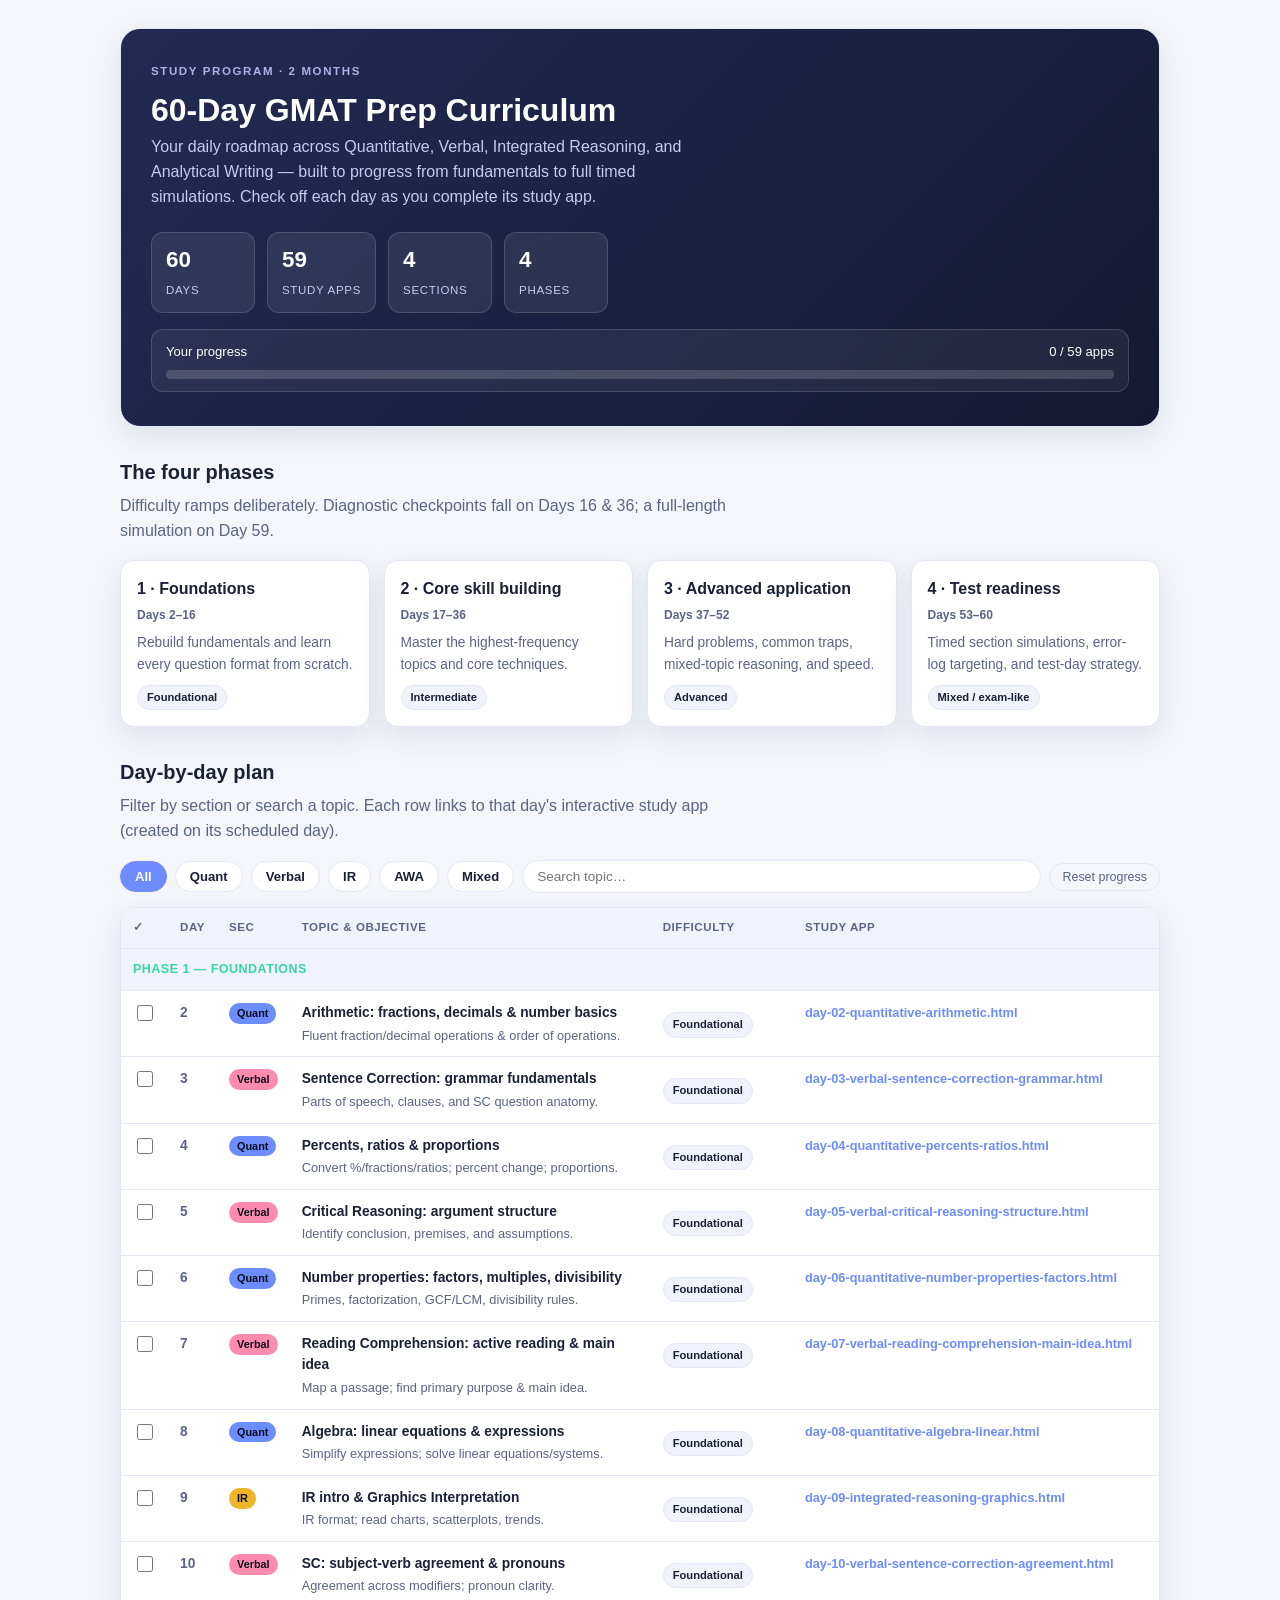
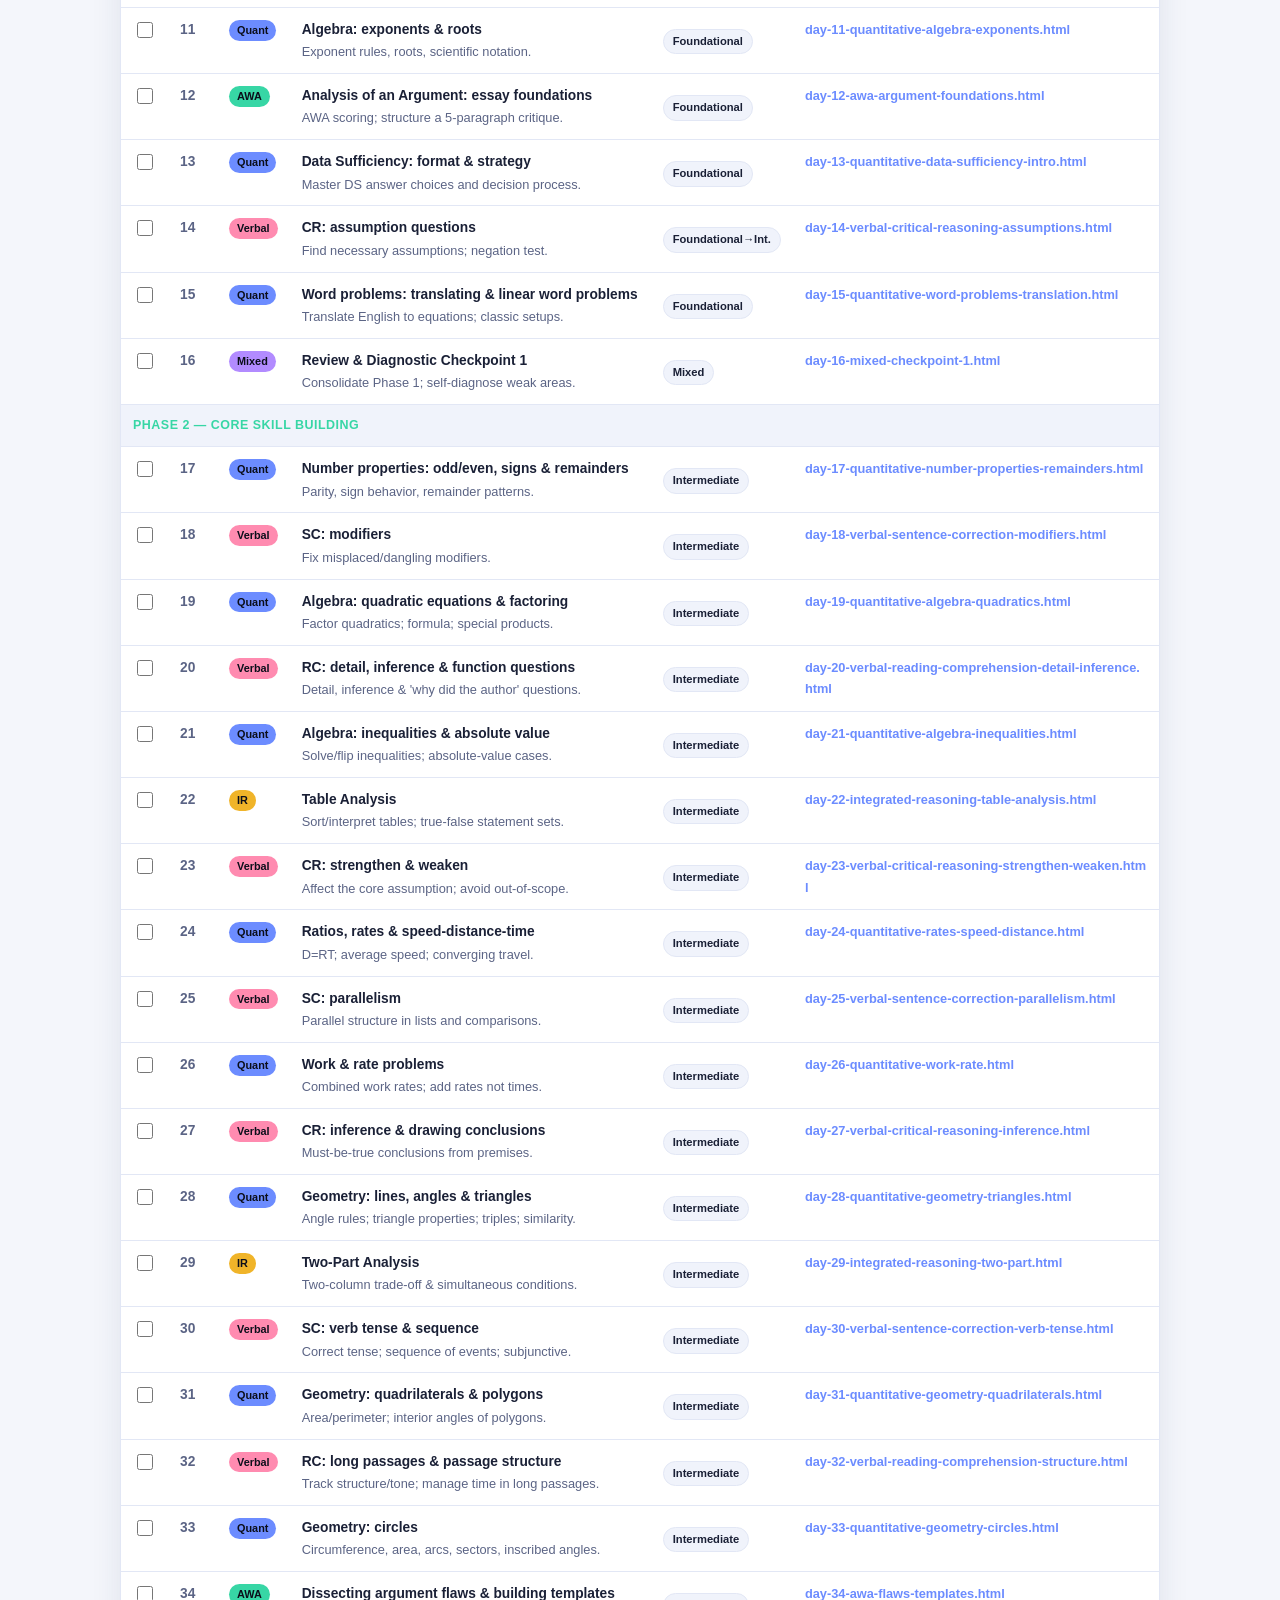
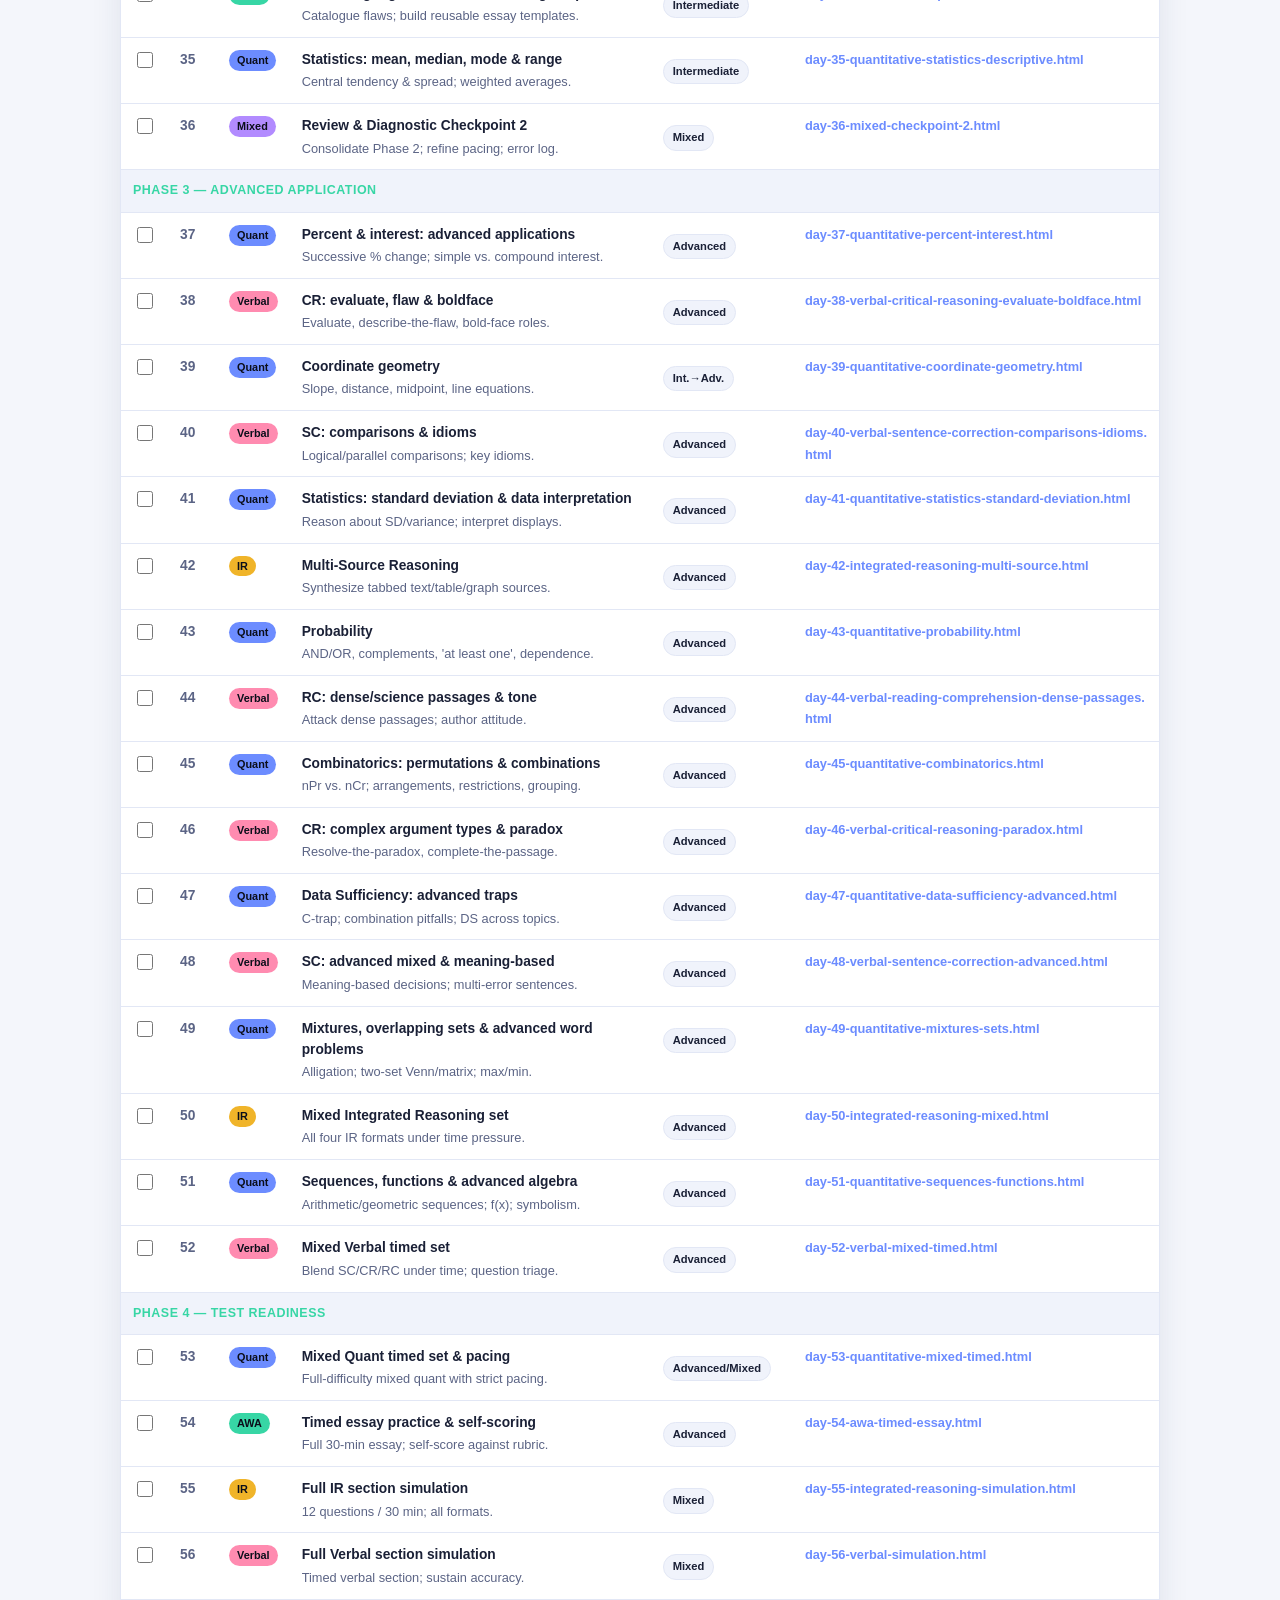
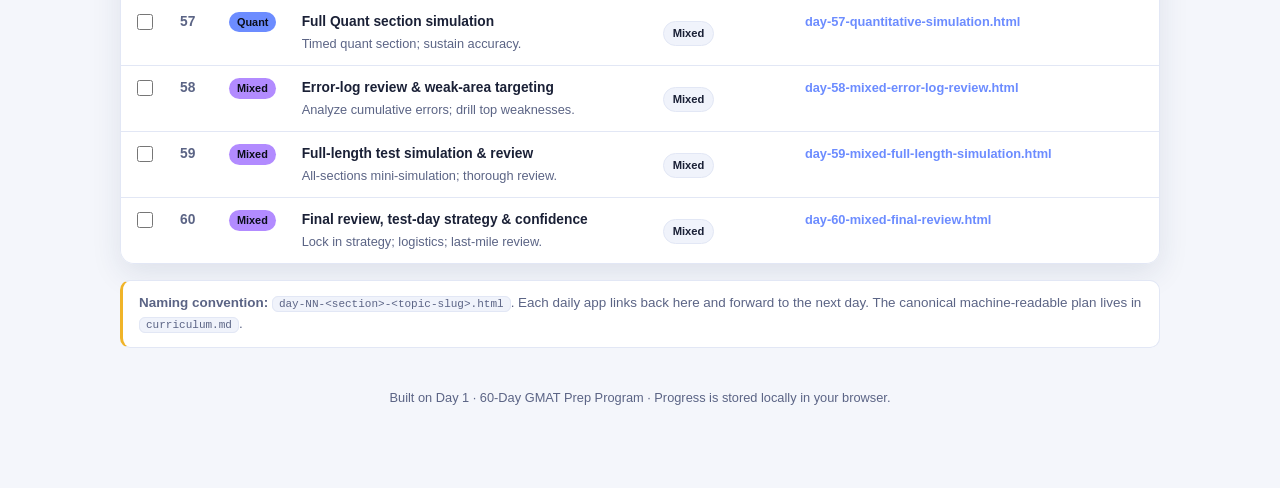
<file: curriculum.html>
<!DOCTYPE html>
<html lang="en">
<head>
<meta charset="UTF-8">
<meta name="viewport" content="width=device-width, initial-scale=1.0">
<title>60-Day GMAT Prep Curriculum</title>
<style>
  :root{
    --bg:#0f1220; --panel:#171b2e; --panel2:#1e2440; --ink:#e7eaf6; --muted:#9aa3c7;
    --line:#2a3154; --accent:#6c8cff; --accent2:#37d6a5;
    --q:#6c8cff; --v:#ff8bb0; --ir:#f0b429; --awa:#37d6a5; --mixed:#b28bff;
    --shadow:0 10px 30px rgba(0,0,0,.35);
  }
  @media (prefers-color-scheme: light){
    :root{
      --bg:#f4f6fb; --panel:#ffffff; --panel2:#f0f3fb; --ink:#1a2036; --muted:#5b6485;
      --line:#e2e7f5; --shadow:0 10px 30px rgba(30,45,90,.10);
    }
  }
  *{box-sizing:border-box}
  body{margin:0;background:var(--bg);color:var(--ink);
    font-family:-apple-system,BlinkMacSystemFont,"Segoe UI",Roboto,Helvetica,Arial,sans-serif;
    line-height:1.55;-webkit-font-smoothing:antialiased}
  .wrap{max-width:1080px;margin:0 auto;padding:28px 20px 80px}
  header.hero{background:linear-gradient(135deg,#232a52,#151933);
    border:1px solid var(--line);border-radius:20px;padding:34px 30px;box-shadow:var(--shadow);color:#fff}
  .kicker{letter-spacing:.14em;text-transform:uppercase;font-size:.72rem;color:#aab4e6;font-weight:700}
  h1{margin:.35em 0 .2em;font-size:2rem;line-height:1.15}
  .sub{color:#c3cbef;max-width:64ch;margin:0}
  .stats{display:flex;flex-wrap:wrap;gap:12px;margin-top:22px}
  .stat{background:rgba(255,255,255,.08);border:1px solid rgba(255,255,255,.14);
    border-radius:12px;padding:10px 14px;min-width:104px}
  .stat b{display:block;font-size:1.4rem}
  .stat span{font-size:.72rem;color:#c3cbef;text-transform:uppercase;letter-spacing:.06em}
  .progress-card{margin-top:16px;background:rgba(255,255,255,.06);border:1px solid rgba(255,255,255,.14);
    border-radius:12px;padding:12px 14px}
  .bar{height:9px;background:rgba(255,255,255,.16);border-radius:99px;overflow:hidden;margin-top:8px}
  .bar>i{display:block;height:100%;width:0;background:linear-gradient(90deg,var(--accent),var(--accent2));
    border-radius:99px;transition:width .4s ease}
  section{margin-top:30px}
  h2{font-size:1.25rem;margin:0 0 6px}
  .lead{color:var(--muted);margin:0 0 16px;max-width:72ch}
  .phases{display:grid;grid-template-columns:repeat(auto-fit,minmax(210px,1fr));gap:14px}
  .phase{background:var(--panel);border:1px solid var(--line);border-radius:14px;padding:16px;box-shadow:var(--shadow)}
  .phase h3{margin:0 0 4px;font-size:1rem}
  .phase .days{font-size:.75rem;color:var(--muted);font-weight:600}
  .phase p{margin:8px 0 0;font-size:.86rem;color:var(--muted)}
  .diff{display:inline-block;margin-top:10px;font-size:.7rem;font-weight:700;padding:3px 9px;border-radius:99px;
    background:var(--panel2);border:1px solid var(--line)}
  .toolbar{display:flex;flex-wrap:wrap;gap:8px;align-items:center;margin:6px 0 14px}
  .filter{background:var(--panel);border:1px solid var(--line);color:var(--ink);
    border-radius:99px;padding:7px 14px;font-size:.82rem;font-weight:600;cursor:pointer}
  .filter[aria-pressed="true"]{border-color:var(--accent);color:#fff;background:var(--accent)}
  @media (prefers-color-scheme:light){.filter[aria-pressed="true"]{color:#fff}}
  .search{flex:1;min-width:180px;background:var(--panel);border:1px solid var(--line);color:var(--ink);
    border-radius:99px;padding:8px 14px;font-size:.85rem}
  .table-scroll{overflow-x:auto;border:1px solid var(--line);border-radius:14px;box-shadow:var(--shadow)}
  table{border-collapse:collapse;width:100%;min-width:760px;background:var(--panel);font-size:.86rem}
  th,td{text-align:left;padding:11px 12px;border-bottom:1px solid var(--line);vertical-align:top}
  th{position:sticky;top:0;background:var(--panel2);font-size:.72rem;text-transform:uppercase;
    letter-spacing:.05em;color:var(--muted);z-index:1}
  tr:last-child td{border-bottom:none}
  tr.done td{opacity:.5}
  .daynum{font-weight:800;color:var(--muted)}
  .tag{display:inline-block;font-size:.68rem;font-weight:800;padding:2px 8px;border-radius:99px;color:#0b0e1a}
  .tag.Q{background:var(--q)}.tag.V{background:var(--v)}.tag.IR{background:var(--ir)}
  .tag.AWA{background:var(--awa)}.tag.Mixed{background:var(--mixed)}.tag.Plan{background:var(--muted)}
  .topic{font-weight:600}
  .obj{color:var(--muted);font-size:.8rem;margin-top:2px}
  td a.file{color:var(--accent);text-decoration:none;font-weight:600;font-size:.8rem;word-break:break-all}
  td a.file:hover{text-decoration:underline}
  .chk{width:16px;height:16px;accent-color:var(--accent2);cursor:pointer}
  .phase-row td{background:var(--panel2);font-weight:800;font-size:.78rem;letter-spacing:.04em;
    text-transform:uppercase;color:var(--accent2)}
  footer{margin-top:40px;color:var(--muted);font-size:.8rem;text-align:center}
  .note{background:var(--panel);border:1px solid var(--line);border-left:3px solid var(--ir);
    border-radius:10px;padding:12px 16px;font-size:.84rem;color:var(--muted);margin-top:16px}
  code{background:var(--panel2);border:1px solid var(--line);border-radius:6px;padding:1px 6px;font-size:.82em}
  .reset{background:transparent;border:1px solid var(--line);color:var(--muted);border-radius:99px;
    padding:6px 12px;font-size:.78rem;cursor:pointer}
</style>
</head>
<body>
<div class="wrap">
  <header class="hero">
    <div class="kicker">Study Program · 2 Months</div>
    <h1>60-Day GMAT Prep Curriculum</h1>
    <p class="sub">Your daily roadmap across Quantitative, Verbal, Integrated Reasoning, and Analytical Writing —
      built to progress from fundamentals to full timed simulations. Check off each day as you complete its study app.</p>
    <div class="stats">
      <div class="stat"><b>60</b><span>Days</span></div>
      <div class="stat"><b>59</b><span>Study apps</span></div>
      <div class="stat"><b>4</b><span>Sections</span></div>
      <div class="stat"><b>4</b><span>Phases</span></div>
    </div>
    <div class="progress-card">
      <div style="display:flex;justify-content:space-between;font-size:.82rem">
        <span>Your progress</span><span id="progText">0 / 59 apps</span>
      </div>
      <div class="bar"><i id="progBar"></i></div>
    </div>
  </header>

  <section>
    <h2>The four phases</h2>
    <p class="lead">Difficulty ramps deliberately. Diagnostic checkpoints fall on Days 16 &amp; 36; a full-length simulation on Day 59.</p>
    <div class="phases">
      <div class="phase">
        <h3>1 · Foundations</h3><div class="days">Days 2–16</div>
        <p>Rebuild fundamentals and learn every question format from scratch.</p>
        <span class="diff">Foundational</span>
      </div>
      <div class="phase">
        <h3>2 · Core skill building</h3><div class="days">Days 17–36</div>
        <p>Master the highest-frequency topics and core techniques.</p>
        <span class="diff">Intermediate</span>
      </div>
      <div class="phase">
        <h3>3 · Advanced application</h3><div class="days">Days 37–52</div>
        <p>Hard problems, common traps, mixed-topic reasoning, and speed.</p>
        <span class="diff">Advanced</span>
      </div>
      <div class="phase">
        <h3>4 · Test readiness</h3><div class="days">Days 53–60</div>
        <p>Timed section simulations, error-log targeting, and test-day strategy.</p>
        <span class="diff">Mixed / exam-like</span>
      </div>
    </div>
  </section>

  <section>
    <h2>Day-by-day plan</h2>
    <p class="lead">Filter by section or search a topic. Each row links to that day's interactive study app (created on its scheduled day).</p>
    <div class="toolbar">
      <button class="filter" data-f="all" aria-pressed="true">All</button>
      <button class="filter" data-f="Q" aria-pressed="false">Quant</button>
      <button class="filter" data-f="V" aria-pressed="false">Verbal</button>
      <button class="filter" data-f="IR" aria-pressed="false">IR</button>
      <button class="filter" data-f="AWA" aria-pressed="false">AWA</button>
      <button class="filter" data-f="Mixed" aria-pressed="false">Mixed</button>
      <input class="search" id="search" type="search" placeholder="Search topic…">
      <button class="reset" id="resetProg">Reset progress</button>
    </div>
    <div class="table-scroll">
      <table>
        <thead>
          <tr><th>✓</th><th>Day</th><th>Sec</th><th>Topic &amp; objective</th><th>Difficulty</th><th>Study app</th></tr>
        </thead>
        <tbody id="tbody"></tbody>
      </table>
    </div>
    <div class="note">
      <b>Naming convention:</b> <code>day-NN-&lt;section&gt;-&lt;topic-slug&gt;.html</code>.
      Each daily app links back here and forward to the next day. The canonical machine-readable plan lives in
      <code>curriculum.md</code>.
    </div>
  </section>

  <footer>
    Built on Day 1 · 60-Day GMAT Prep Program · Progress is stored locally in your browser.
  </footer>
</div>

<script>
const PLAN = [
  {p:"1 — Foundations"},
  {d:2,s:"Q",t:"Arithmetic: fractions, decimals & number basics",o:"Fluent fraction/decimal operations & order of operations.",diff:"Foundational",f:"day-02-quantitative-arithmetic.html"},
  {d:3,s:"V",t:"Sentence Correction: grammar fundamentals",o:"Parts of speech, clauses, and SC question anatomy.",diff:"Foundational",f:"day-03-verbal-sentence-correction-grammar.html"},
  {d:4,s:"Q",t:"Percents, ratios & proportions",o:"Convert %/fractions/ratios; percent change; proportions.",diff:"Foundational",f:"day-04-quantitative-percents-ratios.html"},
  {d:5,s:"V",t:"Critical Reasoning: argument structure",o:"Identify conclusion, premises, and assumptions.",diff:"Foundational",f:"day-05-verbal-critical-reasoning-structure.html"},
  {d:6,s:"Q",t:"Number properties: factors, multiples, divisibility",o:"Primes, factorization, GCF/LCM, divisibility rules.",diff:"Foundational",f:"day-06-quantitative-number-properties-factors.html"},
  {d:7,s:"V",t:"Reading Comprehension: active reading & main idea",o:"Map a passage; find primary purpose & main idea.",diff:"Foundational",f:"day-07-verbal-reading-comprehension-main-idea.html"},
  {d:8,s:"Q",t:"Algebra: linear equations & expressions",o:"Simplify expressions; solve linear equations/systems.",diff:"Foundational",f:"day-08-quantitative-algebra-linear.html"},
  {d:9,s:"IR",t:"IR intro & Graphics Interpretation",o:"IR format; read charts, scatterplots, trends.",diff:"Foundational",f:"day-09-integrated-reasoning-graphics.html"},
  {d:10,s:"V",t:"SC: subject-verb agreement & pronouns",o:"Agreement across modifiers; pronoun clarity.",diff:"Foundational",f:"day-10-verbal-sentence-correction-agreement.html"},
  {d:11,s:"Q",t:"Algebra: exponents & roots",o:"Exponent rules, roots, scientific notation.",diff:"Foundational",f:"day-11-quantitative-algebra-exponents.html"},
  {d:12,s:"AWA",t:"Analysis of an Argument: essay foundations",o:"AWA scoring; structure a 5-paragraph critique.",diff:"Foundational",f:"day-12-awa-argument-foundations.html"},
  {d:13,s:"Q",t:"Data Sufficiency: format & strategy",o:"Master DS answer choices and decision process.",diff:"Foundational",f:"day-13-quantitative-data-sufficiency-intro.html"},
  {d:14,s:"V",t:"CR: assumption questions",o:"Find necessary assumptions; negation test.",diff:"Foundational→Int.",f:"day-14-verbal-critical-reasoning-assumptions.html"},
  {d:15,s:"Q",t:"Word problems: translating & linear word problems",o:"Translate English to equations; classic setups.",diff:"Foundational",f:"day-15-quantitative-word-problems-translation.html"},
  {d:16,s:"Mixed",t:"Review & Diagnostic Checkpoint 1",o:"Consolidate Phase 1; self-diagnose weak areas.",diff:"Mixed",f:"day-16-mixed-checkpoint-1.html"},
  {p:"2 — Core skill building"},
  {d:17,s:"Q",t:"Number properties: odd/even, signs & remainders",o:"Parity, sign behavior, remainder patterns.",diff:"Intermediate",f:"day-17-quantitative-number-properties-remainders.html"},
  {d:18,s:"V",t:"SC: modifiers",o:"Fix misplaced/dangling modifiers.",diff:"Intermediate",f:"day-18-verbal-sentence-correction-modifiers.html"},
  {d:19,s:"Q",t:"Algebra: quadratic equations & factoring",o:"Factor quadratics; formula; special products.",diff:"Intermediate",f:"day-19-quantitative-algebra-quadratics.html"},
  {d:20,s:"V",t:"RC: detail, inference & function questions",o:"Detail, inference & 'why did the author' questions.",diff:"Intermediate",f:"day-20-verbal-reading-comprehension-detail-inference.html"},
  {d:21,s:"Q",t:"Algebra: inequalities & absolute value",o:"Solve/flip inequalities; absolute-value cases.",diff:"Intermediate",f:"day-21-quantitative-algebra-inequalities.html"},
  {d:22,s:"IR",t:"Table Analysis",o:"Sort/interpret tables; true-false statement sets.",diff:"Intermediate",f:"day-22-integrated-reasoning-table-analysis.html"},
  {d:23,s:"V",t:"CR: strengthen & weaken",o:"Affect the core assumption; avoid out-of-scope.",diff:"Intermediate",f:"day-23-verbal-critical-reasoning-strengthen-weaken.html"},
  {d:24,s:"Q",t:"Ratios, rates & speed-distance-time",o:"D=RT; average speed; converging travel.",diff:"Intermediate",f:"day-24-quantitative-rates-speed-distance.html"},
  {d:25,s:"V",t:"SC: parallelism",o:"Parallel structure in lists and comparisons.",diff:"Intermediate",f:"day-25-verbal-sentence-correction-parallelism.html"},
  {d:26,s:"Q",t:"Work & rate problems",o:"Combined work rates; add rates not times.",diff:"Intermediate",f:"day-26-quantitative-work-rate.html"},
  {d:27,s:"V",t:"CR: inference & drawing conclusions",o:"Must-be-true conclusions from premises.",diff:"Intermediate",f:"day-27-verbal-critical-reasoning-inference.html"},
  {d:28,s:"Q",t:"Geometry: lines, angles & triangles",o:"Angle rules; triangle properties; triples; similarity.",diff:"Intermediate",f:"day-28-quantitative-geometry-triangles.html"},
  {d:29,s:"IR",t:"Two-Part Analysis",o:"Two-column trade-off & simultaneous conditions.",diff:"Intermediate",f:"day-29-integrated-reasoning-two-part.html"},
  {d:30,s:"V",t:"SC: verb tense & sequence",o:"Correct tense; sequence of events; subjunctive.",diff:"Intermediate",f:"day-30-verbal-sentence-correction-verb-tense.html"},
  {d:31,s:"Q",t:"Geometry: quadrilaterals & polygons",o:"Area/perimeter; interior angles of polygons.",diff:"Intermediate",f:"day-31-quantitative-geometry-quadrilaterals.html"},
  {d:32,s:"V",t:"RC: long passages & passage structure",o:"Track structure/tone; manage time in long passages.",diff:"Intermediate",f:"day-32-verbal-reading-comprehension-structure.html"},
  {d:33,s:"Q",t:"Geometry: circles",o:"Circumference, area, arcs, sectors, inscribed angles.",diff:"Intermediate",f:"day-33-quantitative-geometry-circles.html"},
  {d:34,s:"AWA",t:"Dissecting argument flaws & building templates",o:"Catalogue flaws; build reusable essay templates.",diff:"Intermediate",f:"day-34-awa-flaws-templates.html"},
  {d:35,s:"Q",t:"Statistics: mean, median, mode & range",o:"Central tendency & spread; weighted averages.",diff:"Intermediate",f:"day-35-quantitative-statistics-descriptive.html"},
  {d:36,s:"Mixed",t:"Review & Diagnostic Checkpoint 2",o:"Consolidate Phase 2; refine pacing; error log.",diff:"Mixed",f:"day-36-mixed-checkpoint-2.html"},
  {p:"3 — Advanced application"},
  {d:37,s:"Q",t:"Percent & interest: advanced applications",o:"Successive % change; simple vs. compound interest.",diff:"Advanced",f:"day-37-quantitative-percent-interest.html"},
  {d:38,s:"V",t:"CR: evaluate, flaw & boldface",o:"Evaluate, describe-the-flaw, bold-face roles.",diff:"Advanced",f:"day-38-verbal-critical-reasoning-evaluate-boldface.html"},
  {d:39,s:"Q",t:"Coordinate geometry",o:"Slope, distance, midpoint, line equations.",diff:"Int.→Adv.",f:"day-39-quantitative-coordinate-geometry.html"},
  {d:40,s:"V",t:"SC: comparisons & idioms",o:"Logical/parallel comparisons; key idioms.",diff:"Advanced",f:"day-40-verbal-sentence-correction-comparisons-idioms.html"},
  {d:41,s:"Q",t:"Statistics: standard deviation & data interpretation",o:"Reason about SD/variance; interpret displays.",diff:"Advanced",f:"day-41-quantitative-statistics-standard-deviation.html"},
  {d:42,s:"IR",t:"Multi-Source Reasoning",o:"Synthesize tabbed text/table/graph sources.",diff:"Advanced",f:"day-42-integrated-reasoning-multi-source.html"},
  {d:43,s:"Q",t:"Probability",o:"AND/OR, complements, 'at least one', dependence.",diff:"Advanced",f:"day-43-quantitative-probability.html"},
  {d:44,s:"V",t:"RC: dense/science passages & tone",o:"Attack dense passages; author attitude.",diff:"Advanced",f:"day-44-verbal-reading-comprehension-dense-passages.html"},
  {d:45,s:"Q",t:"Combinatorics: permutations & combinations",o:"nPr vs. nCr; arrangements, restrictions, grouping.",diff:"Advanced",f:"day-45-quantitative-combinatorics.html"},
  {d:46,s:"V",t:"CR: complex argument types & paradox",o:"Resolve-the-paradox, complete-the-passage.",diff:"Advanced",f:"day-46-verbal-critical-reasoning-paradox.html"},
  {d:47,s:"Q",t:"Data Sufficiency: advanced traps",o:"C-trap; combination pitfalls; DS across topics.",diff:"Advanced",f:"day-47-quantitative-data-sufficiency-advanced.html"},
  {d:48,s:"V",t:"SC: advanced mixed & meaning-based",o:"Meaning-based decisions; multi-error sentences.",diff:"Advanced",f:"day-48-verbal-sentence-correction-advanced.html"},
  {d:49,s:"Q",t:"Mixtures, overlapping sets & advanced word problems",o:"Alligation; two-set Venn/matrix; max/min.",diff:"Advanced",f:"day-49-quantitative-mixtures-sets.html"},
  {d:50,s:"IR",t:"Mixed Integrated Reasoning set",o:"All four IR formats under time pressure.",diff:"Advanced",f:"day-50-integrated-reasoning-mixed.html"},
  {d:51,s:"Q",t:"Sequences, functions & advanced algebra",o:"Arithmetic/geometric sequences; f(x); symbolism.",diff:"Advanced",f:"day-51-quantitative-sequences-functions.html"},
  {d:52,s:"V",t:"Mixed Verbal timed set",o:"Blend SC/CR/RC under time; question triage.",diff:"Advanced",f:"day-52-verbal-mixed-timed.html"},
  {p:"4 — Test readiness"},
  {d:53,s:"Q",t:"Mixed Quant timed set & pacing",o:"Full-difficulty mixed quant with strict pacing.",diff:"Advanced/Mixed",f:"day-53-quantitative-mixed-timed.html"},
  {d:54,s:"AWA",t:"Timed essay practice & self-scoring",o:"Full 30-min essay; self-score against rubric.",diff:"Advanced",f:"day-54-awa-timed-essay.html"},
  {d:55,s:"IR",t:"Full IR section simulation",o:"12 questions / 30 min; all formats.",diff:"Mixed",f:"day-55-integrated-reasoning-simulation.html"},
  {d:56,s:"V",t:"Full Verbal section simulation",o:"Timed verbal section; sustain accuracy.",diff:"Mixed",f:"day-56-verbal-simulation.html"},
  {d:57,s:"Q",t:"Full Quant section simulation",o:"Timed quant section; sustain accuracy.",diff:"Mixed",f:"day-57-quantitative-simulation.html"},
  {d:58,s:"Mixed",t:"Error-log review & weak-area targeting",o:"Analyze cumulative errors; drill top weaknesses.",diff:"Mixed",f:"day-58-mixed-error-log-review.html"},
  {d:59,s:"Mixed",t:"Full-length test simulation & review",o:"All-sections mini-simulation; thorough review.",diff:"Mixed",f:"day-59-mixed-full-length-simulation.html"},
  {d:60,s:"Mixed",t:"Final review, test-day strategy & confidence",o:"Lock in strategy; logistics; last-mile review.",diff:"Mixed",f:"day-60-mixed-final-review.html"},
];

const SECNAME={Q:"Quant",V:"Verbal",IR:"IR",AWA:"AWA",Mixed:"Mixed"};
const KEY="gmat60-progress";
let done = JSON.parse(localStorage.getItem(KEY) || "{}");
const tbody=document.getElementById("tbody");

function render(){
  tbody.innerHTML="";
  const q=(document.getElementById("search").value||"").toLowerCase();
  const active=document.querySelector('.filter[aria-pressed="true"]').dataset.f;
  let curPhase=null;
  PLAN.forEach(row=>{
    if(row.p){ curPhase=row.p; return; }
    if(active!=="all" && row.s!==active) return;
    if(q && !(row.t.toLowerCase().includes(q)||row.o.toLowerCase().includes(q))) return;
    // phase header (only when unfiltered & no search, to keep grouping readable)
    if(curPhase && active==="all" && !q){
      const last=tbody.lastElementChild;
      if(!last || last.dataset.phase!==curPhase){
        const pr=document.createElement("tr");
        pr.className="phase-row"; pr.dataset.phase=curPhase;
        pr.innerHTML=`<td colspan="6">Phase ${curPhase}</td>`;
        tbody.appendChild(pr);
      }
    }
    const tr=document.createElement("tr");
    tr.dataset.phase=curPhase;
    if(done[row.d]) tr.className="done";
    tr.innerHTML=`
      <td><input class="chk" type="checkbox" data-d="${row.d}" ${done[row.d]?"checked":""}></td>
      <td class="daynum">${row.d}</td>
      <td><span class="tag ${row.s}">${SECNAME[row.s]}</span></td>
      <td><div class="topic">${row.t}</div><div class="obj">${row.o}</div></td>
      <td><span class="diff">${row.diff}</span></td>
      <td><a class="file" href="${row.f}">${row.f}</a></td>`;
    tbody.appendChild(tr);
  });
  document.querySelectorAll(".chk").forEach(c=>c.addEventListener("change",e=>{
    const d=e.target.dataset.d;
    if(e.target.checked) done[d]=true; else delete done[d];
    localStorage.setItem(KEY,JSON.stringify(done));
    e.target.closest("tr").classList.toggle("done",e.target.checked);
    updateProg();
  }));
}
function updateProg(){
  const total=PLAN.filter(r=>r.d).length;
  const n=Object.keys(done).length;
  document.getElementById("progText").textContent=`${n} / ${total} apps`;
  document.getElementById("progBar").style.width=(n/total*100)+"%";
}
document.querySelectorAll(".filter").forEach(b=>b.addEventListener("click",()=>{
  document.querySelectorAll(".filter").forEach(x=>x.setAttribute("aria-pressed","false"));
  b.setAttribute("aria-pressed","true"); render();
}));
document.getElementById("search").addEventListener("input",render);
document.getElementById("resetProg").addEventListener("click",()=>{
  if(confirm("Clear all progress?")){ done={}; localStorage.removeItem(KEY); render(); updateProg(); }
});
render(); updateProg();
</script>
</body>
</html>
</file>
